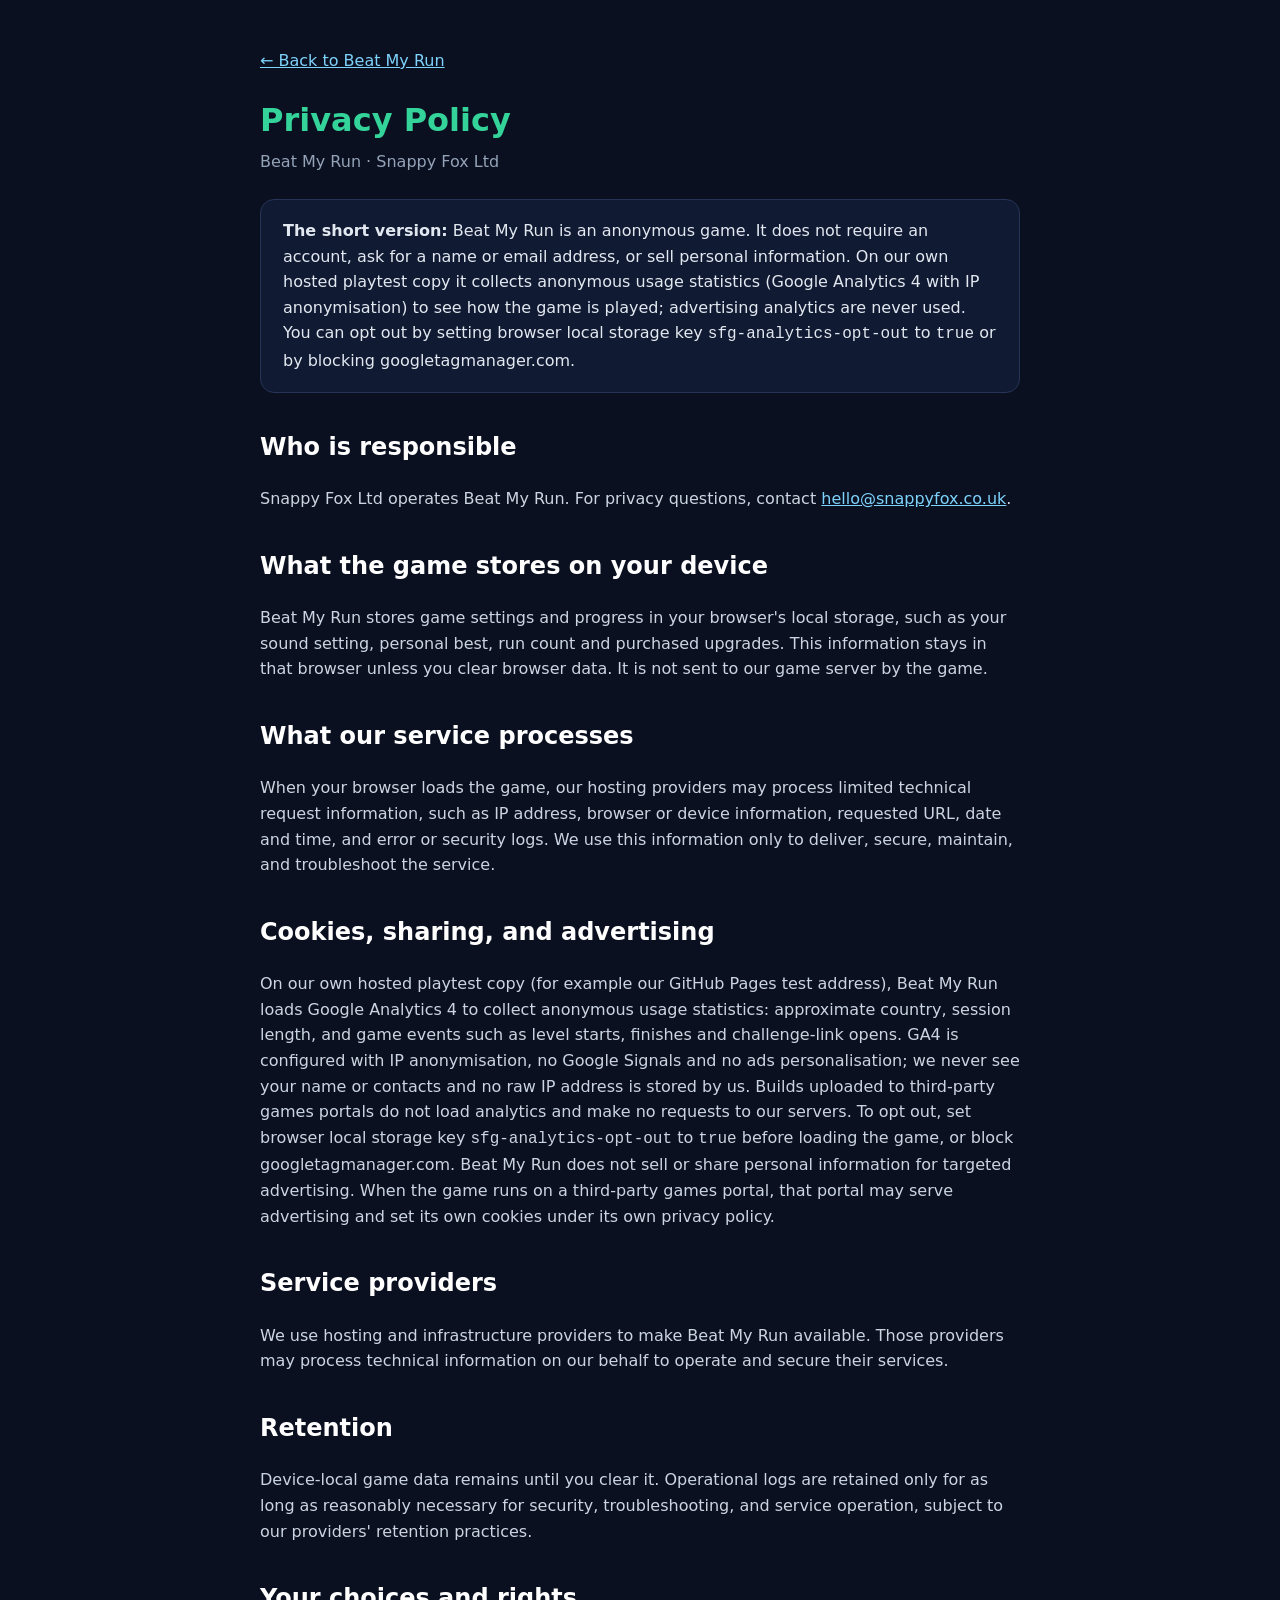
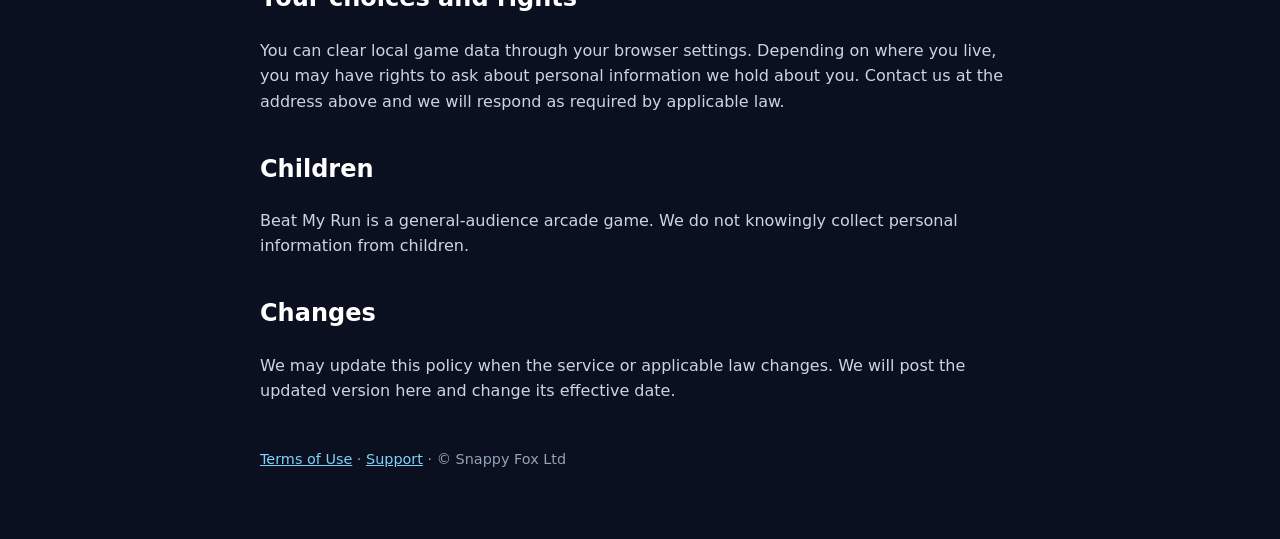
<file: privacy.html>
<!doctype html>
<html lang="en">
  <head>
    <meta charset="utf-8" />
    <meta name="viewport" content="width=device-width, initial-scale=1" />
    <meta name="theme-color" content="#0b1020" />
    <link rel="icon" type="image/png" href="./images/icon.png" />
    <link rel="canonical" href="https://beatmyrun.snappyfoxgames.co.uk/privacy" />
    <meta name="description" content="How Beat My Run handles browser storage and limited technical information." />
    <title>Beat My Run Privacy Policy</title>
    <style>body{margin:0;background:#0b1020;color:#e2e8f0;font:16px/1.6 system-ui,-apple-system,"Segoe UI",sans-serif}main{max-width:760px;margin:auto;padding:48px 24px 72px}a{color:#7dd3fc}h1{color:#34d399;margin-bottom:0}h2{margin-top:2.2rem;color:#fff}p,li{color:#cbd5e1}.eyebrow{color:#94a3b8;margin-top:.2rem}.card{background:#111a33;border:1px solid #263555;border-radius:14px;padding:18px 22px;margin:24px 0}footer{margin-top:44px;color:#94a3b8;font-size:.9rem}</style>
  </head>
  <body>
    <main>
      <a href="./">← Back to Beat My Run</a>
      <h1>Privacy Policy</h1>
      <p class="eyebrow">Beat My Run · Snappy Fox Ltd</p>
      <div class="card"><strong>The short version:</strong> Beat My Run is an anonymous game. It does not require an account, ask for a name or email address, or sell personal information. On our own hosted playtest copy it collects anonymous usage statistics (Google Analytics 4 with IP anonymisation) to see how the game is played; advertising analytics are never used. You can opt out by setting browser local storage key <code>sfg-analytics-opt-out</code> to <code>true</code> or by blocking googletagmanager.com.</div>

      <h2>Who is responsible</h2>
      <p>Snappy Fox Ltd operates Beat My Run. For privacy questions, contact <a href="mailto:hello@snappyfox.co.uk">hello@snappyfox.co.uk</a>.</p>

      <h2>What the game stores on your device</h2>
      <p>Beat My Run stores game settings and progress in your browser's local storage, such as your sound setting, personal best, run count and purchased upgrades. This information stays in that browser unless you clear browser data. It is not sent to our game server by the game.</p>

      <h2>What our service processes</h2>
      <p>When your browser loads the game, our hosting providers may process limited technical request information, such as IP address, browser or device information, requested URL, date and time, and error or security logs. We use this information only to deliver, secure, maintain, and troubleshoot the service.</p>

      <h2>Cookies, sharing, and advertising</h2>
      <p>On our own hosted playtest copy (for example our GitHub Pages test address), Beat My Run loads Google Analytics 4 to collect anonymous usage statistics: approximate country, session length, and game events such as level starts, finishes and challenge-link opens. GA4 is configured with IP anonymisation, no Google Signals and no ads personalisation; we never see your name or contacts and no raw IP address is stored by us. Builds uploaded to third-party games portals do not load analytics and make no requests to our servers. To opt out, set browser local storage key <code>sfg-analytics-opt-out</code> to <code>true</code> before loading the game, or block googletagmanager.com. Beat My Run does not sell or share personal information for targeted advertising. When the game runs on a third-party games portal, that portal may serve advertising and set its own cookies under its own privacy policy.</p>

      <h2>Service providers</h2>
      <p>We use hosting and infrastructure providers to make Beat My Run available. Those providers may process technical information on our behalf to operate and secure their services.</p>

      <h2>Retention</h2>
      <p>Device-local game data remains until you clear it. Operational logs are retained only for as long as reasonably necessary for security, troubleshooting, and service operation, subject to our providers' retention practices.</p>

      <h2>Your choices and rights</h2>
      <p>You can clear local game data through your browser settings. Depending on where you live, you may have rights to ask about personal information we hold about you. Contact us at the address above and we will respond as required by applicable law.</p>

      <h2>Children</h2>
      <p>Beat My Run is a general-audience arcade game. We do not knowingly collect personal information from children.</p>

      <h2>Changes</h2>
      <p>We may update this policy when the service or applicable law changes. We will post the updated version here and change its effective date.</p>
      <footer><a href="./terms.html">Terms of Use</a> · <a href="./support.html">Support</a> · © Snappy Fox Ltd</footer>
    </main>
  </body>
</html>
</file>
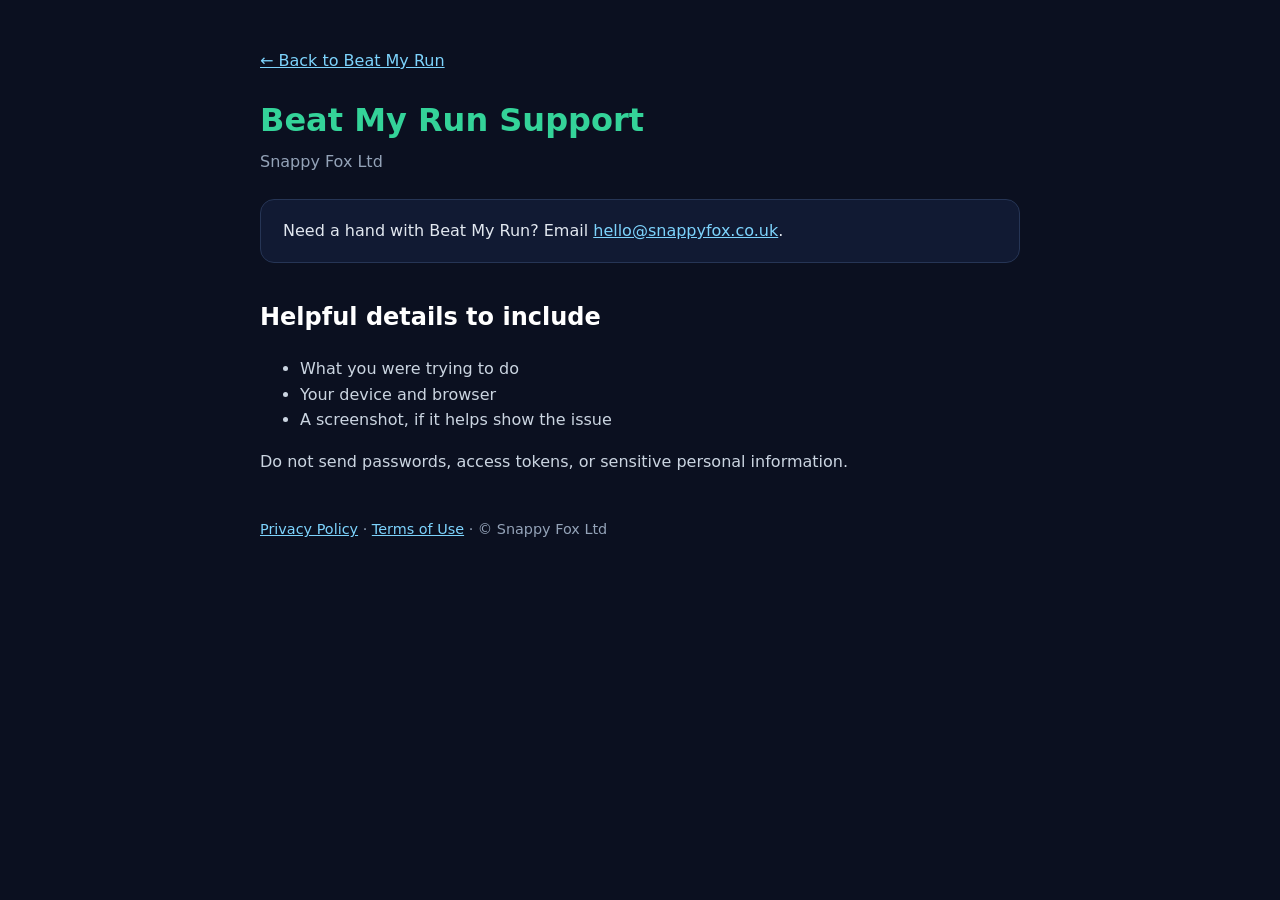
<file: support.html>
<!doctype html>
<html lang="en">
  <head>
    <meta charset="utf-8" />
    <meta name="viewport" content="width=device-width, initial-scale=1" />
    <meta name="theme-color" content="#0b1020" />
    <link rel="icon" type="image/png" href="./images/icon.png" />
    <link rel="canonical" href="https://beatmyrun.snappyfoxgames.co.uk/support" />
    <meta name="description" content="Beat My Run support and contact information from Snappy Fox Ltd." />
    <title>Beat My Run Support</title>
    <style>body{margin:0;background:#0b1020;color:#e2e8f0;font:16px/1.6 system-ui,-apple-system,"Segoe UI",sans-serif}main{max-width:760px;margin:auto;padding:48px 24px 72px}a{color:#7dd3fc}h1{color:#34d399;margin-bottom:0}h2{margin-top:2.2rem;color:#fff}p,li{color:#cbd5e1}.eyebrow{color:#94a3b8;margin-top:.2rem}.card{background:#111a33;border:1px solid #263555;border-radius:14px;padding:18px 22px;margin:24px 0}footer{margin-top:44px;color:#94a3b8;font-size:.9rem}</style>
  </head>
  <body>
    <main>
      <a href="./">← Back to Beat My Run</a>
      <h1>Beat My Run Support</h1>
      <p class="eyebrow">Snappy Fox Ltd</p>
      <div class="card">Need a hand with Beat My Run? Email <a href="mailto:hello@snappyfox.co.uk">hello@snappyfox.co.uk</a>.</div>
      <h2>Helpful details to include</h2>
      <ul><li>What you were trying to do</li><li>Your device and browser</li><li>A screenshot, if it helps show the issue</li></ul>
      <p>Do not send passwords, access tokens, or sensitive personal information.</p>
      <footer><a href="./privacy.html">Privacy Policy</a> · <a href="./terms.html">Terms of Use</a> · © Snappy Fox Ltd</footer>
    </main>
  </body>
</html>
</file>
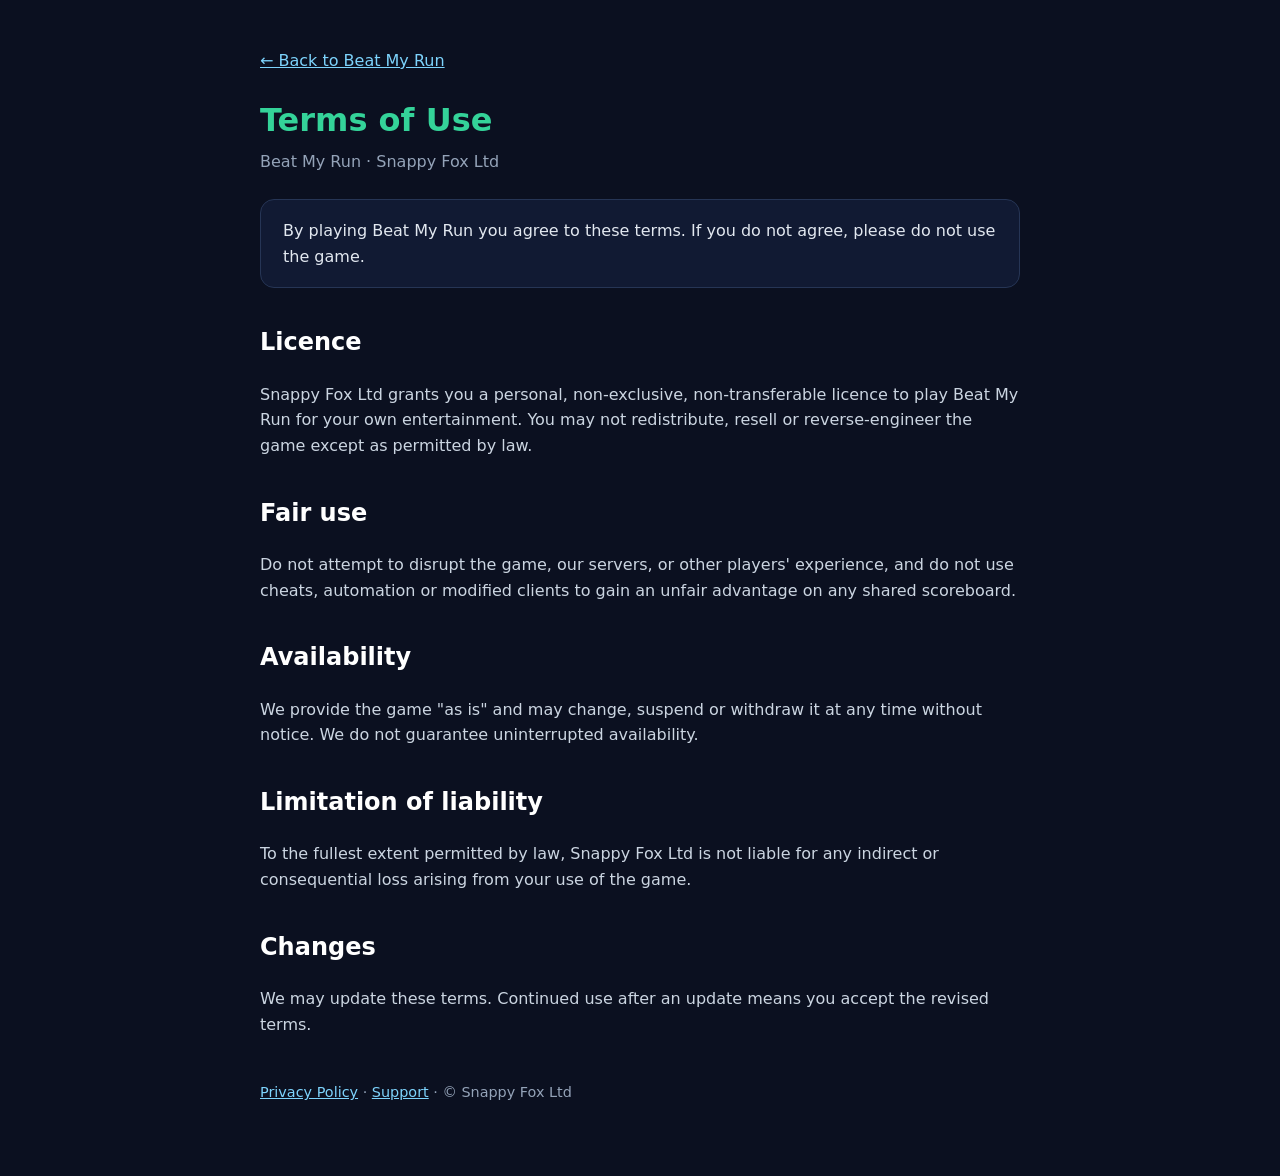
<file: terms.html>
<!doctype html>
<html lang="en">
  <head>
    <meta charset="utf-8" />
    <meta name="viewport" content="width=device-width, initial-scale=1" />
    <meta name="theme-color" content="#0b1020" />
    <link rel="icon" type="image/png" href="./images/icon.png" />
    <link rel="canonical" href="https://beatmyrun.snappyfoxgames.co.uk/terms" />
    <meta name="description" content="Terms of use for Beat My Run by Snappy Fox Ltd." />
    <title>Beat My Run Terms of Use</title>
    <style>body{margin:0;background:#0b1020;color:#e2e8f0;font:16px/1.6 system-ui,-apple-system,"Segoe UI",sans-serif}main{max-width:760px;margin:auto;padding:48px 24px 72px}a{color:#7dd3fc}h1{color:#34d399;margin-bottom:0}h2{margin-top:2.2rem;color:#fff}p,li{color:#cbd5e1}.eyebrow{color:#94a3b8;margin-top:.2rem}.card{background:#111a33;border:1px solid #263555;border-radius:14px;padding:18px 22px;margin:24px 0}footer{margin-top:44px;color:#94a3b8;font-size:.9rem}</style>
  </head>
  <body>
    <main>
      <a href="./">← Back to Beat My Run</a>
      <h1>Terms of Use</h1>
      <p class="eyebrow">Beat My Run · Snappy Fox Ltd</p>
      <div class="card">By playing Beat My Run you agree to these terms. If you do not agree, please do not use the game.</div>

      <h2>Licence</h2>
      <p>Snappy Fox Ltd grants you a personal, non-exclusive, non-transferable licence to play Beat My Run for your own entertainment. You may not redistribute, resell or reverse-engineer the game except as permitted by law.</p>

      <h2>Fair use</h2>
      <p>Do not attempt to disrupt the game, our servers, or other players' experience, and do not use cheats, automation or modified clients to gain an unfair advantage on any shared scoreboard.</p>

      <h2>Availability</h2>
      <p>We provide the game "as is" and may change, suspend or withdraw it at any time without notice. We do not guarantee uninterrupted availability.</p>

      <h2>Limitation of liability</h2>
      <p>To the fullest extent permitted by law, Snappy Fox Ltd is not liable for any indirect or consequential loss arising from your use of the game.</p>

      <h2>Changes</h2>
      <p>We may update these terms. Continued use after an update means you accept the revised terms.</p>
      <footer><a href="./privacy.html">Privacy Policy</a> · <a href="./support.html">Support</a> · © Snappy Fox Ltd</footer>
    </main>
  </body>
</html>
</file>
